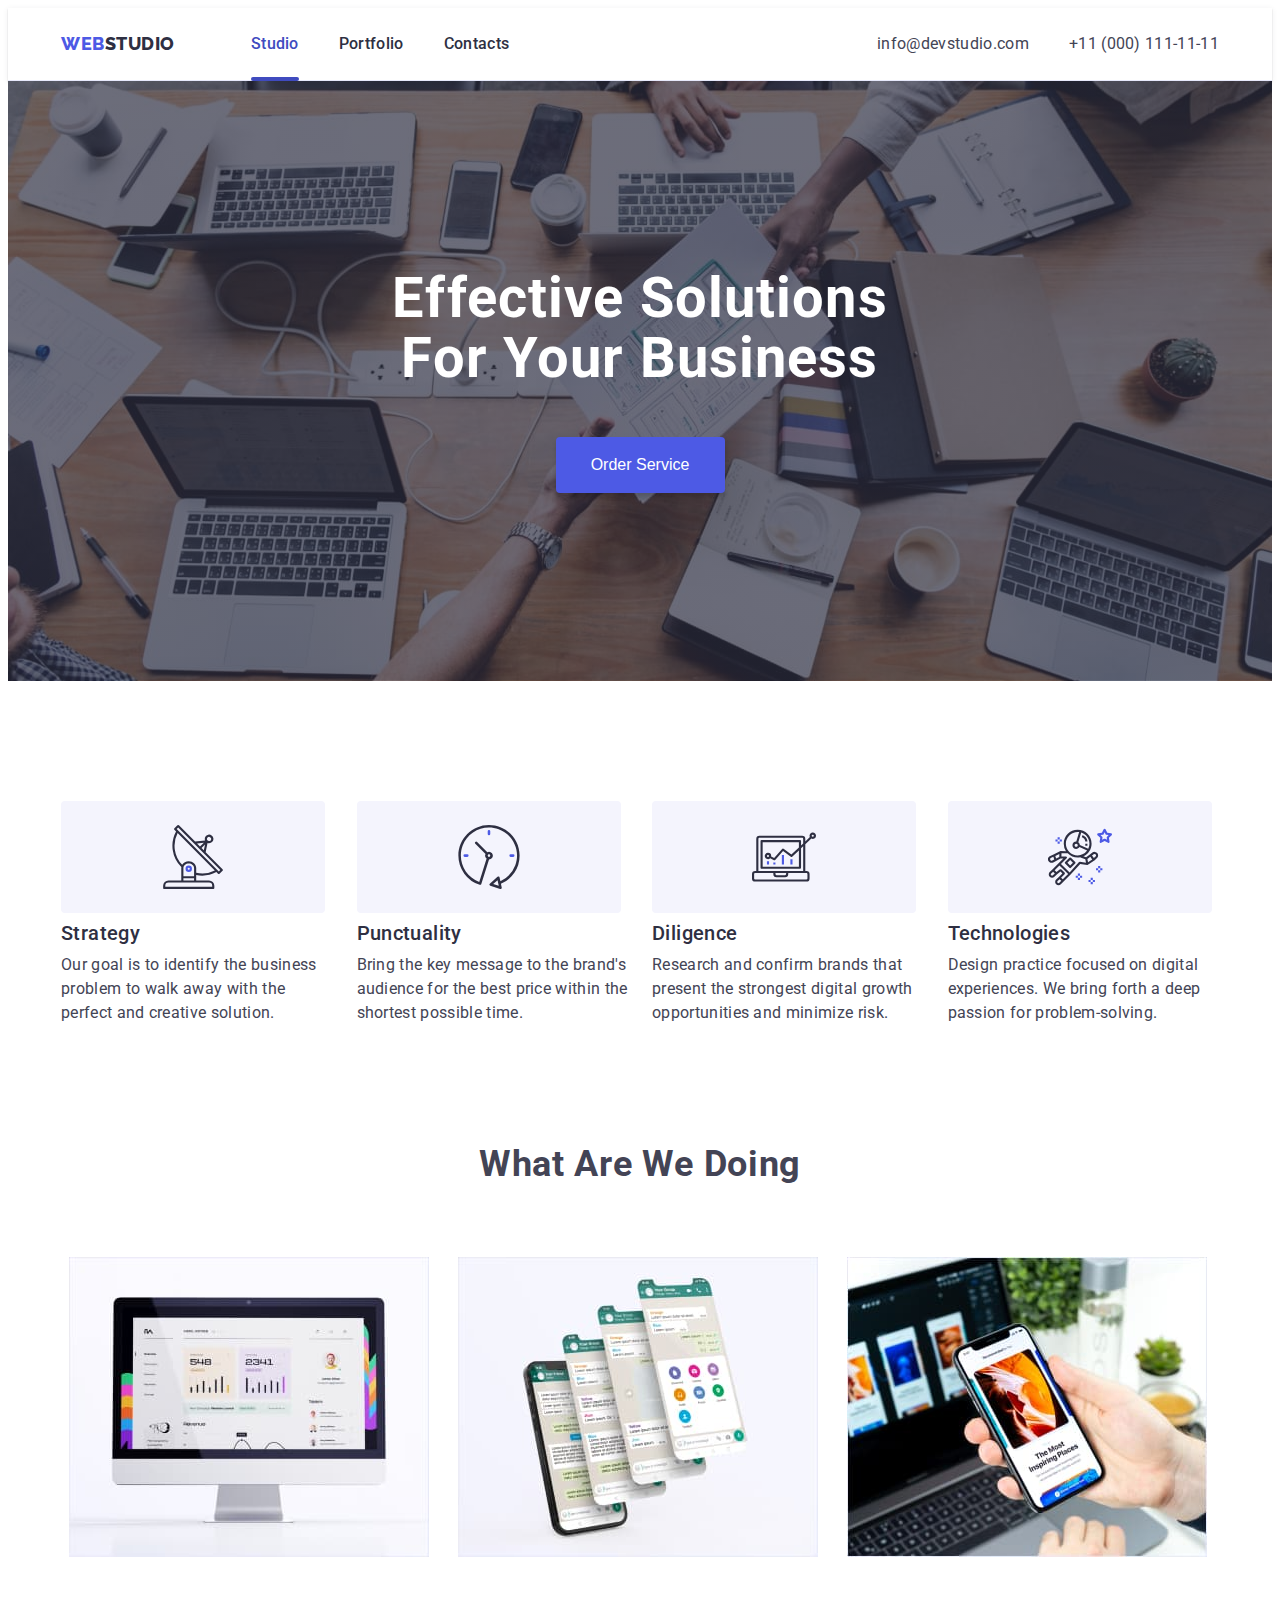
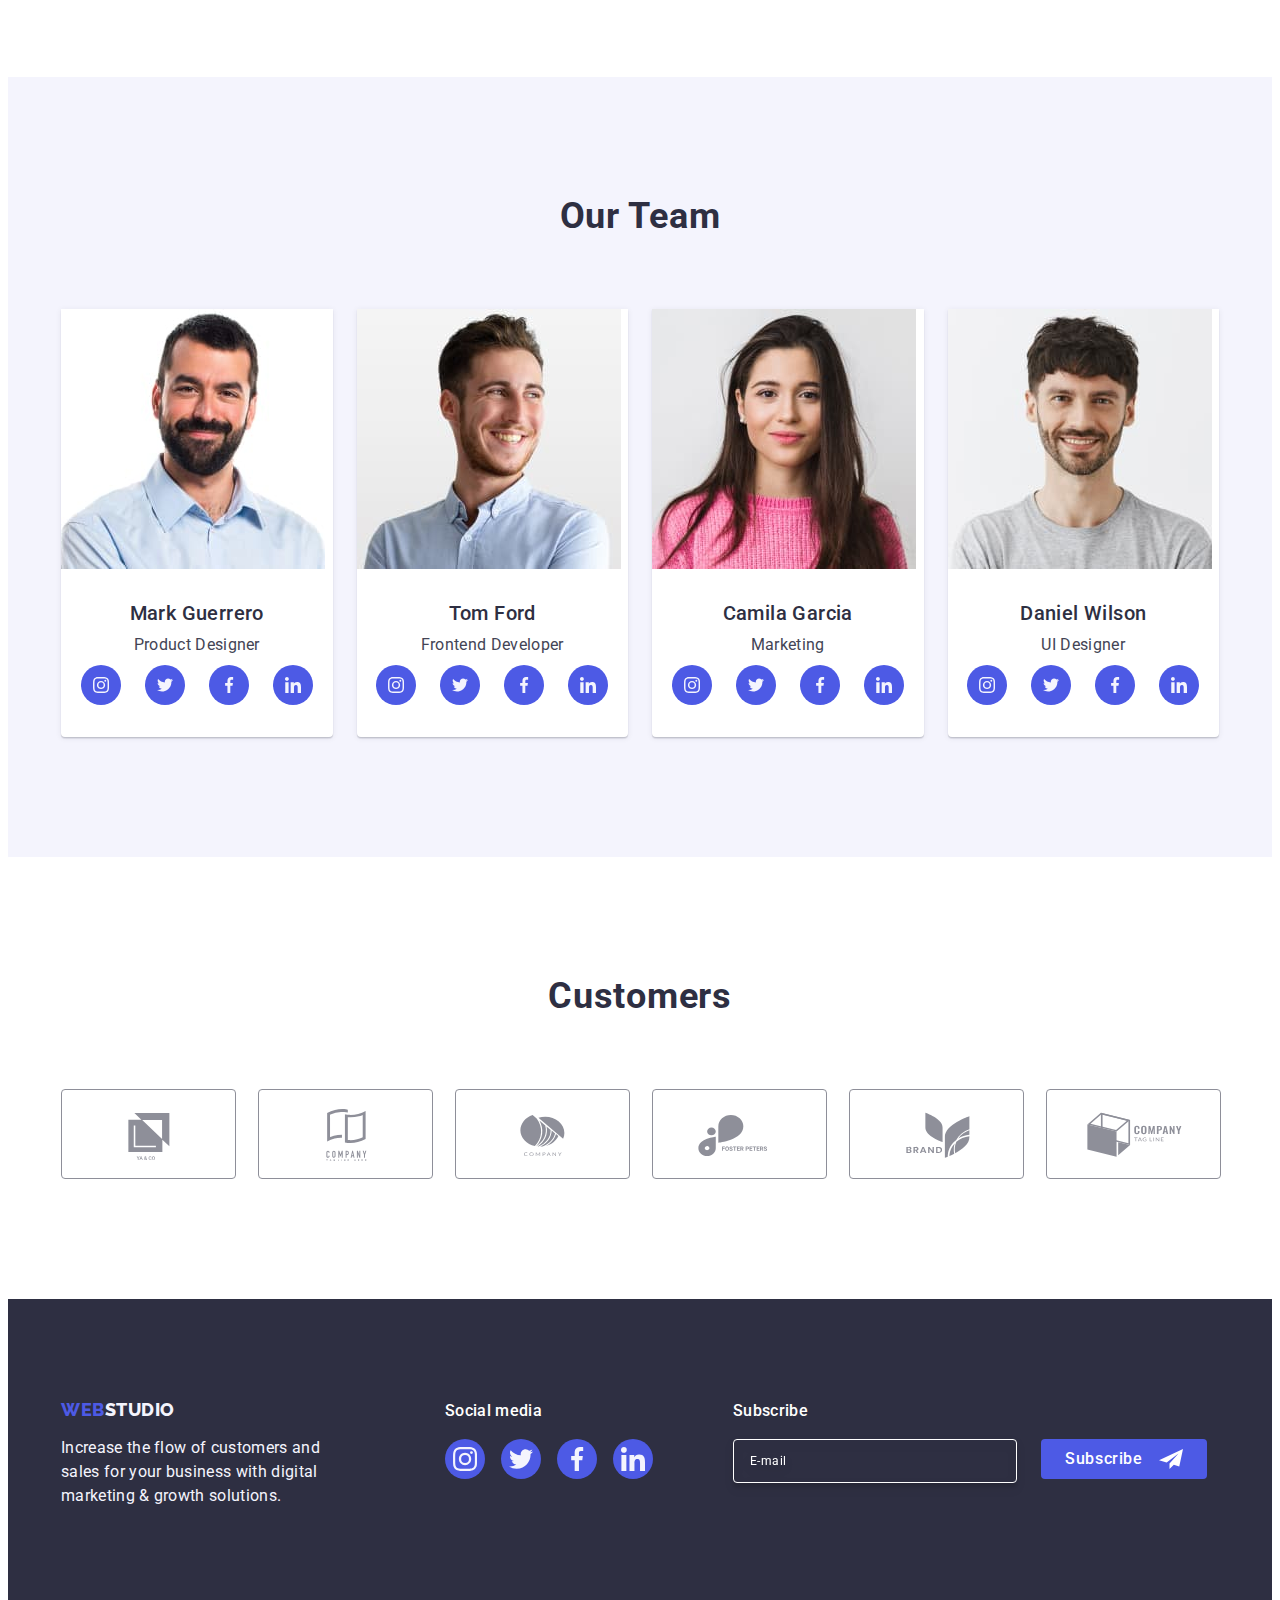
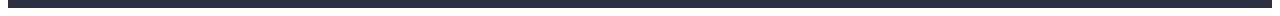
<file: index.html>
<!DOCTYPE html>
<html lang="en">
  <head>
    <meta charset="UTF-8" />
    <meta name="viewport" content="width=device-width, initial-scale=1.0" />
    <title>WebStudio</title>
    <link rel="preconnect" href="https://fonts.googleapis.com" />
    <link rel="preconnect" href="https://fonts.gstatic.com" crossorigin />
    <link rel="shortcut icon" href="./images/Logo.svg" type="image/x-icon" />

    <link
      rel="stylesheet"
      href="https://cdnjs.cloudflare.com/ajax/libs/modern-normalize/2.0.0/modern-normalize.min.css"
      integrity="sha512-4xo8blKMVCiXpTaLzQSLSw3KFOVPWhm/TRtuPVc4WG6kUgjH6J03IBuG7JZPkcWMxJ5huwaBpOpnwYElP/m6wg=="
      crossorigin="anonymous"
      referrerpolicy="no-referrer"
    />

    <link
      href="https://fonts.googleapis.com/css2?family=Raleway:wght@800&family=Roboto:wght@400;500;700;900&display=swap"
      rel="stylesheet"
    />

    <link rel="stylesheet" href="./css/styles.css" />
  </head>
  <body>
    <!--? Header -->
    <header class="header-border">
      <div class="container header-wrap">
        <nav class="header-nav">
          <a class="nav-logo" href="./index.html">Web<span class="logo-style">Studio</span></a>
          <ul class="header-list list">
            <li><a class="header-nav-link active" href="./index.html">Studio</a></li>
            <li><a class="header-nav-link" href="./portfolio.html">Portfolio</a></li>
            <li><a class="header-nav-link" href="">Contacts</a></li>
          </ul>
        </nav>

        <address class="header-contacts">
          <ul class="header-list list">
            <li>
              <a class="contacts" href="mailto:info@devstudio.com">info@devstudio.com</a>
            </li>
            <li><a class="contacts" href="tel:+110001111111">+11 (000) 111-11-11</a></li>
          </ul>
        </address>
      </div>
    </header>

    <!--? Main -->
    <main>
      <!--? Section Hero -->
      <section class="hero">
        <div class="container">
          <h1 class="hero-title">Effective Solutions for Your Business</h1>
          <button class="main-btn" type="button" data-modal-open>Order Service</button>
        </div>
      </section>

      <!--? Features -->
      <section class="features section">
        <div class="container">
          <h2 class="visually-hidden">features</h2>
          <ul class="features-list list">
            <li class="features-item">
              <div class="features-icon">
                <svg width="64" height="64">
                  <use href="./images/icons.svg#icon-antenna"></use>
                </svg>
              </div>
              <h3 class="features-title">Strategy</h3>
              <p class="features-text">
                Our goal is to identify the business problem to walk away with the perfect and
                creative solution.
              </p>
            </li>
            <li class="features-item">
              <div class="features-icon">
                <svg width="64" height="64">
                  <use href="./images/icons.svg#icon-clock"></use>
                </svg>
              </div>
              <h3 class="features-title">Punctuality</h3>
              <p class="features-text">
                Bring the key message to the brand's audience for the best price within the shortest
                possible time.
              </p>
            </li>
            <li class="features-item">
              <div class="features-icon">
                <svg width="64" height="64">
                  <use href="./images/icons.svg#icon-diagram"></use>
                </svg>
              </div>
              <h3 class="features-title">Diligence</h3>
              <p class="features-text">
                Research and confirm brands that present the strongest digital growth opportunities
                and minimize risk.
              </p>
            </li>
            <li class="features-item">
              <div class="features-icon">
                <svg width="64" height="64">
                  <use href="./images/icons.svg#icon-astronaut"></use>
                </svg>
              </div>
              <h3 class="features-title">Technologies</h3>
              <p class="features-text">
                Design practice focused on digital experiences. We bring forth a deep passion for
                problem-solving.
              </p>
            </li>
          </ul>
        </div>
      </section>

      <!--? Portfolio -->
      <section class="portfolio section">
        <div class="container">
          <h2 class="portfolio-title">What are we doing</h2>
          <ul class="display-flex list">
            <li class="portfolio-item">
              <img src="./images/img1.jpg" alt="computer" width="360" />
            </li>
            <li class="portfolio-item"><img src="./images/img2.jpg" alt="app" width="360" /></li>
            <li class="portfolio-item"><img src="./images/img3.jpg" alt="phone" width="360" /></li>
          </ul>
        </div>
      </section>

      <!--? Team -->
      <section class="team section">
        <div class="container">
          <h2 class="team-title">Our Team</h2>
          <ul class="team-wrap list">
            <li class="team-item">
              <img src="./images/Mark_Guerrero.jpg" alt="Mark Guerrero" width="264" />
              <div class="card-container">
                <h3 class="team-member-title">Mark Guerrero</h3>
                <p class="team-text">Product Designer</p>
                <ul class="social-link">
                  <li class="social-item">
                    <a
                      class="social-item-link"
                      href="https://www.instagram.com/"
                      target="_blank"
                      rel="noreferrer noopener nofollow"
                      ><svg width="16" height="16" class="social-icon">
                        <use href="./images/icons.svg#icon-instagram"></use></svg
                    ></a>
                  </li>
                  <li class="social-item">
                    <a class="social-item-link" href="" rel="noreferrer noopener nofollow"
                      ><svg width="16" height="16" class="social-icon">
                        <use href="./images/icons.svg#icon-twitter"></use></svg
                    ></a>
                  </li>
                  <li class="social-item">
                    <a class="social-item-link" href="">
                      <svg width="16" height="16" class="social-icon">
                        <use href="./images/icons.svg#icon-facebook"></use>
                      </svg>
                    </a>
                  </li>
                  <li class="social-item">
                    <a class="social-item-link" href="">
                      <svg width="16" height="16" class="social-icon">
                        <use href="./images/icons.svg#icon-linkedin"></use>
                      </svg>
                    </a>
                  </li>
                </ul>
              </div>
            </li>
            <li class="team-item">
              <img src="./images/Tom_Ford.jpg" alt="Tom Ford" width="264" />
              <div class="card-container">
                <h3 class="team-member-title">Tom Ford</h3>
                <p class="team-text">Frontend Developer</p>
                <ul class="social-link">
                  <li class="social-item">
                    <a
                      class="social-item-link"
                      href="https://www.instagram.com/"
                      target="_blank"
                      rel="noreferrer noopener nofollow"
                      ><svg width="16" height="16" class="social-icon">
                        <use href="./images/icons.svg#icon-instagram"></use></svg
                    ></a>
                  </li>
                  <li class="social-item">
                    <a class="social-item-link" href="" rel="noreferrer noopener nofollow"
                      ><svg width="16" height="16" class="social-icon">
                        <use href="./images/icons.svg#icon-twitter"></use></svg
                    ></a>
                  </li>
                  <li class="social-item">
                    <a class="social-item-link" href="">
                      <svg width="16" height="16" class="social-icon">
                        <use href="./images/icons.svg#icon-facebook"></use>
                      </svg>
                    </a>
                  </li>
                  <li class="social-item">
                    <a class="social-item-link" href="">
                      <svg width="16" height="16" class="social-icon">
                        <use href="./images/icons.svg#icon-linkedin"></use>
                      </svg>
                    </a>
                  </li>
                </ul>
              </div>
            </li>
            <li class="team-item">
              <img src="./images/Camila_Garcia.jpg" alt="Camila Garcia" width="264" />
              <div class="card-container">
                <h3 class="team-member-title">Camila Garcia</h3>
                <p class="team-text">Marketing</p>
                <ul class="social-link">
                  <li class="social-item">
                    <a
                      class="social-item-link"
                      href="https://www.instagram.com/"
                      target="_blank"
                      rel="noreferrer noopener nofollow"
                      ><svg width="16" height="16" class="social-icon">
                        <use href="./images/icons.svg#icon-instagram"></use></svg
                    ></a>
                  </li>
                  <li class="social-item">
                    <a class="social-item-link" href="" rel="noreferrer noopener nofollow"
                      ><svg width="16" height="16" class="social-icon">
                        <use href="./images/icons.svg#icon-twitter"></use></svg
                    ></a>
                  </li>
                  <li class="social-item">
                    <a class="social-item-link" href="">
                      <svg width="16" height="16" class="social-icon">
                        <use href="./images/icons.svg#icon-facebook"></use>
                      </svg>
                    </a>
                  </li>
                  <li class="social-item">
                    <a class="social-item-link" href="">
                      <svg width="16" height="16" class="social-icon">
                        <use href="./images/icons.svg#icon-linkedin"></use>
                      </svg>
                    </a>
                  </li>
                </ul>
              </div>
            </li>
            <li class="team-item">
              <img src="./images/Daniel_Wilson.jpg" alt="Daniel Wilson" width="264" />
              <div class="card-container">
                <h3 class="team-member-title">Daniel Wilson</h3>
                <p class="team-text">UI Designer</p>
                <ul class="social-link">
                  <li class="social-item">
                    <a
                      class="social-item-link"
                      href="https://www.instagram.com/"
                      target="_blank"
                      rel="noreferrer noopener nofollow"
                      ><svg width="16" height="16" class="social-icon">
                        <use href="./images/icons.svg#icon-instagram"></use></svg
                    ></a>
                  </li>
                  <li class="social-item">
                    <a class="social-item-link" href="" rel="noreferrer noopener nofollow"
                      ><svg width="16" height="16" class="social-icon">
                        <use href="./images/icons.svg#icon-twitter"></use></svg
                    ></a>
                  </li>
                  <li class="social-item">
                    <a class="social-item-link" href="">
                      <svg width="16" height="16" class="social-icon">
                        <use href="./images/icons.svg#icon-facebook"></use>
                      </svg>
                    </a>
                  </li>
                  <li class="social-item">
                    <a class="social-item-link" href="">
                      <svg width="16" height="16" class="social-icon">
                        <use href="./images/icons.svg#icon-linkedin"></use>
                      </svg>
                    </a>
                  </li>
                </ul>
              </div>
            </li>
          </ul>
        </div>
      </section>

      <section class="section customers">
        <div class="container">
          <h2 class="customers-title">Customers</h2>
          <ul class="customers-list">
            <li class="customers-item">
              <a class="customers-link" href="">
                <svg class="customers-logo" width="104" height="56">
                  <use href="./images/icons.svg#icon-client1"></use>
                </svg>
              </a>
            </li>
            <li class="customers-item">
              <a class="customers-link" href="">
                <svg class="customers-logo" width="104" height="56">
                  <use href="./images/icons.svg#icon-client2"></use>
                </svg>
              </a>
            </li>
            <li class="customers-item">
              <a class="customers-link" href="">
                <svg class="customers-logo" width="104" height="56">
                  <use href="./images/icons.svg#icon-client3"></use>
                </svg>
              </a>
            </li>
            <li class="customers-item">
              <a class="customers-link" href="">
                <svg class="customers-logo" width="104" height="56">
                  <use href="./images/icons.svg#icon-client4"></use>
                </svg>
              </a>
            </li>
            <li class="customers-item">
              <a class="customers-link" href="">
                <svg class="customers-logo" width="104" height="56">
                  <use href="./images/icons.svg#icon-client5"></use>
                </svg>
              </a>
            </li>
            <li class="customers-item">
              <a class="customers-link" href="">
                <svg class="customers-logo" width="104" height="56">
                  <use href="./images/icons.svg#icon-client6"></use>
                </svg>
              </a>
            </li>
          </ul>
        </div>
      </section>
    </main>

    <!--? Footer -->
    <footer class="footer">
      <div class="container footer-wrap">
        <div class="footer-left">
          <a class="nav-logo footer-link" href="./index.html"
            >Web<span class="logo-style logo-footer">Studio</span></a
          >
          <p class="footer-text">
            Increase the flow of customers and sales for your business with digital marketing &#38;
            growth solutions.
          </p>
        </div>
        <div class="footer-social">
          <p class="footer-social-text">Social media</p>
          <ul class="social-link">
            <li class="social-item">
              <a
                class="social-item-link"
                href="https://www.instagram.com/"
                target="_blank"
                rel="noreferrer noopener nofollow"
                ><svg width="24" height="24" class="social-icon">
                  <use href="./images/icons.svg#icon-instagram"></use></svg
              ></a>
            </li>
            <li class="social-item">
              <a class="social-item-link" href="" rel="noreferrer noopener nofollow"
                ><svg width="24" height="24" class="social-icon">
                  <use href="./images/icons.svg#icon-twitter"></use></svg
              ></a>
            </li>
            <li class="social-item">
              <a class="social-item-link" href="">
                <svg width="24" height="24" class="social-icon">
                  <use href="./images/icons.svg#icon-facebook"></use>
                </svg>
              </a>
            </li>
            <li class="social-item">
              <a class="social-item-link" href="">
                <svg width="24" height="24" class="social-icon">
                  <use href="./images/icons.svg#icon-linkedin"></use>
                </svg>
              </a>
            </li>
          </ul>
        </div>
        <div class="subscribe-form">
          <p class="subscribe-title">Subscribe</p>
          <form class="modal-form">
            <label class="footer-social-text" for="client-email">
              <input
                class="subscribe-input"
                type="email"
                id="client-email"
                name="client-email"
                placeholder="E-mail"
            /></label>
            <button class="subscribe-btn" type="submit">
              Subscribe
              <svg class="btn-icon" width="24" height="24">
                <use href="./images/icons.svg#icon-telegram"></use>
              </svg>
            </button>
          </form>
        </div>
      </div>
    </footer>

    <div class="backdrop is-hidden" data-modal>
      <div class="modal">
        <button class="modal-close-btn" type="button" data-modal-close>
          <svg class="modal-cls-icon" width="8" height="8">
            <use href="./images/icons.svg#icon-close-black"></use>
          </svg>
        </button>
        <p class="modal-title">Leave your contacts and we will call you back</p>
        <form>
          <div class="modal-field">
            <label class="label" for="user-name">Name</label>
            <div class="modal-input-wrap">
              <input class="modal-input" type="text" id="user-name" name="user-name" required />
              <svg class="modal-icon" width="18" height="24">
                <use href="./images/icons.svg#icon-name"></use>
              </svg>
            </div>
          </div>
          <div class="modal-field">
            <label class="label" for="user-phone">Phone</label>
            <div class="modal-input-wrap">
              <input class="modal-input" type="tel" id="user-phone" name="user-phone" required />
              <svg class="modal-icon" width="18" height="24">
                <use href="./images/icons.svg#icon-phone"></use>
              </svg>
            </div>
          </div>
          <div class="modal-field">
            <label class="label" for="user-email">Email</label>
            <div class="modal-input-wrap">
              <input class="modal-input" type="email" id="user-email" name="user-email" required />
              <svg class="modal-icon" width="18" height="24">
                <use href="./images/icons.svg#icon-email"></use>
              </svg>
            </div>
          </div>
          <div class="modal-field textarea">
            <label class="label" for="user-comment">Comment</label>
            <textarea
              class="user-comment"
              name="user-comment"
              id="user-comment"
              placeholder="Text input"
            ></textarea>
          </div>
          <div class="checkbox-container">
            <input
              class="checkbox-input visually-hidden"
              type="checkbox"
              id="user-privacy"
              value="true"
              name="user-privacy"
              required
            />
            <label class="privacy-policy" for="user-privacy"
              ><span class="privacy-span"
                ><svg class="checkbox-icon" width="10" height="8">
                  <use href="./images/icons.svg#icon-check"></use>
                </svg> </span
              >I accept the terms and conditions of the
              <a class="privacy-link" href="">Privacy Policy</a></label
            >
          </div>
          <button class="modal-form-btn" type="submit">Send</button>
        </form>
      </div>
    </div>

    <script src="./js/modal.js"></script>
  </body>
</html>
</file>
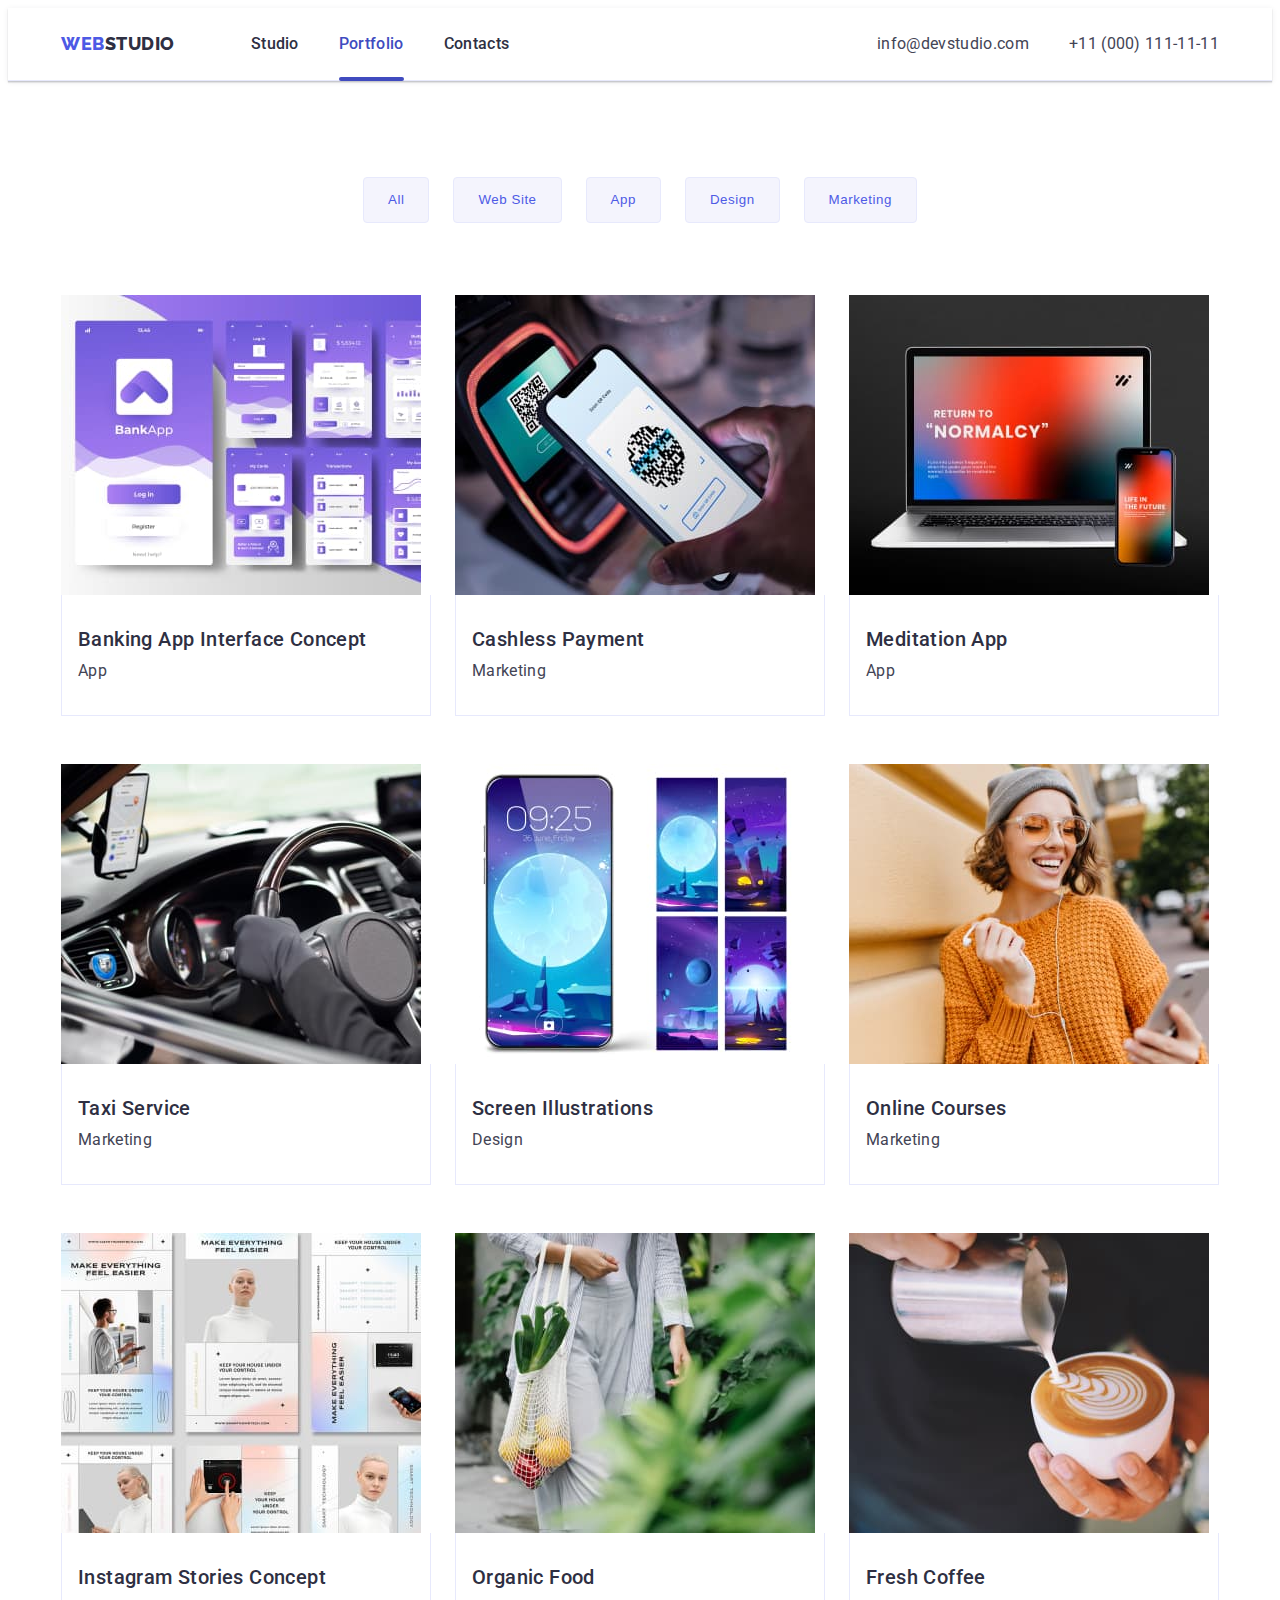
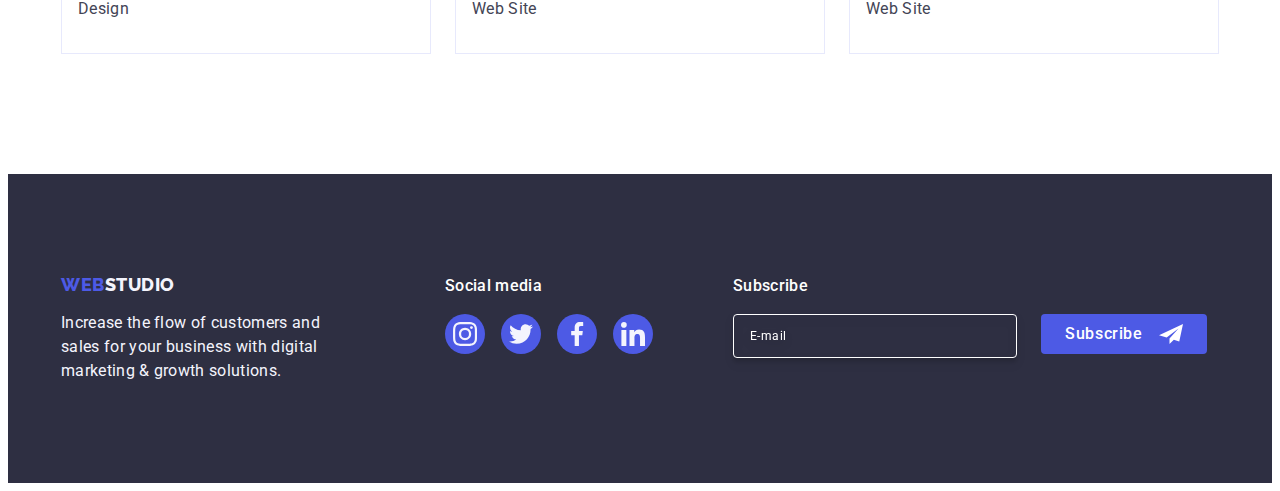
<file: portfolio.html>
<!DOCTYPE html>
<html lang="en">
  <head>
    <meta charset="UTF-8" />
    <meta name="viewport" content="width=device-width, initial-scale=1.0" />
    <title>WebStudio</title>
    <link rel="preconnect" href="https://fonts.googleapis.com" />
    <link rel="preconnect" href="https://fonts.gstatic.com" crossorigin />
    <link rel="shortcut icon" href="./images/Logo.svg" type="image/x-icon" />

    <link
      rel="stylesheet"
      href="https://cdnjs.cloudflare.com/ajax/libs/modern-normalize/2.0.0/modern-normalize.min.css"
      integrity="sha512-4xo8blKMVCiXpTaLzQSLSw3KFOVPWhm/TRtuPVc4WG6kUgjH6J03IBuG7JZPkcWMxJ5huwaBpOpnwYElP/m6wg=="
      crossorigin="anonymous"
      referrerpolicy="no-referrer"
    />

    <link
      href="https://fonts.googleapis.com/css2?family=Raleway:wght@800&family=Roboto:wght@400;500;700;900&display=swap"
      rel="stylesheet"
    />

    <link rel="stylesheet" href="./css/styles.css" />
  </head>
  <body>
    <!--? Header -->
    <header class="header-border">
      <div class="container header-wrap">
        <nav class="header-nav">
          <a class="nav-logo" href="./index.html">Web<span class="logo-style">Studio</span></a>
          <ul class="header-list list">
            <li><a class="header-nav-link" href="./index.html">Studio</a></li>
            <li><a class="header-nav-link active" href="./portfolio.html">Portfolio</a></li>
            <li><a class="header-nav-link" href="">Contacts</a></li>
          </ul>
        </nav>

        <address class="header-contacts">
          <ul class="header-list list">
            <li>
              <a class="contacts" href="mailto:info@devstudio.com">info@devstudio.com</a>
            </li>
            <li><a class="contacts" href="tel:+110001111111">+11 (000) 111-11-11</a></li>
          </ul>
        </address>
      </div>
    </header>

    <main>
      <section class="section services">
        <div class="container">
          <h1 class="visually-hidden">Services</h1>
          <ul class="services-btns list display-flex">
            <li>
              <button class="list-btn" type="button">All</button>
            </li>
            <li>
              <button class="list-btn" type="button">Web Site</button>
            </li>
            <li>
              <button class="list-btn" type="button">App</button>
            </li>
            <li>
              <button class="list-btn" type="button">Design</button>
            </li>
            <li>
              <button class="list-btn" type="button">Marketing</button>
            </li>
          </ul>

          <ul class="services-list list display-flex">
            <li class="services-item">
              <a class="services-link" href="">
                <div class="services-cover-wrap">
                  <img
                    src="./images/baking_app.jpg"
                    alt="Banking App Interface Concept"
                    width="360"
                  />
                  <p class="services-cover-text">
                    14 Stylish and User-Friendly App Design Concepts · Task Manager App · Calorie
                    Tracker App · Exotic Fruit Ecommerce App · Cloud Storage App
                  </p>
                </div>
                <div class="services-text-container">
                  <h2 class="services-title">Banking App Interface Concept</h2>
                  <p class="services-text">App</p>
                </div>
              </a>
            </li>
            <li class="services-item">
              <a class="services-link" href="">
                <div class="services-cover-wrap">
                  <img src="./images/cashless_payment.jpg" alt="Cashless Payment" width="360" />
                  <p class="services-cover-text">
                    14 Stylish and User-Friendly App Design Concepts · Task Manager App · Calorie
                    Tracker App · Exotic Fruit Ecommerce App · Cloud Storage App
                  </p>
                </div>
                <div class="services-text-container">
                  <h2 class="services-title">Cashless Payment</h2>
                  <p class="services-text">Marketing</p>
                </div>
              </a>
            </li>
            <li class="services-item">
              <a class="services-link" href="">
                <div class="services-cover-wrap">
                  <img src="./images/meditation_app.jpg" alt="Meditation App" width="360" />
                  <p class="services-cover-text">
                    14 Stylish and User-Friendly App Design Concepts · Task Manager App · Calorie
                    Tracker App · Exotic Fruit Ecommerce App · Cloud Storage App
                  </p>
                </div>
                <div class="services-text-container">
                  <h2 class="services-title">Meditation App</h2>
                  <p class="services-text">App</p>
                </div>
              </a>
            </li>
            <li class="services-item">
              <a class="services-link" href="">
                <div class="services-cover-wrap">
                  <img src="./images/taxi_service.jpg" alt="Taxi Service" width="360" />
                  <p class="services-cover-text">
                    14 Stylish and User-Friendly App Design Concepts · Task Manager App · Calorie
                    Tracker App · Exotic Fruit Ecommerce App · Cloud Storage App
                  </p>
                </div>
                <div class="services-text-container">
                  <h2 class="services-title">Taxi Service</h2>
                  <p class="services-text">Marketing</p>
                </div>
              </a>
            </li>
            <li class="services-item">
              <a class="services-link" href="">
                <div class="services-cover-wrap">
                  <img
                    src="./images/screen_ilustrations.jpg"
                    alt="Screen Illustrations"
                    width="360"
                  />
                  <p class="services-cover-text">
                    14 Stylish and User-Friendly App Design Concepts · Task Manager App · Calorie
                    Tracker App · Exotic Fruit Ecommerce App · Cloud Storage App
                  </p>
                </div>
                <div class="services-text-container">
                  <h2 class="services-title">Screen Illustrations</h2>
                  <p class="services-text">Design</p>
                </div>
              </a>
            </li>
            <li class="services-item">
              <a class="services-link" href="">
                <div class="services-cover-wrap">
                  <img src="./images/online_courses.jpg" alt="Online Courses" width="360" />
                  <p class="services-cover-text">
                    14 Stylish and User-Friendly App Design Concepts · Task Manager App · Calorie
                    Tracker App · Exotic Fruit Ecommerce App · Cloud Storage App
                  </p>
                </div>
                <div class="services-text-container">
                  <h2 class="services-title">Online Courses</h2>
                  <p class="services-text">Marketing</p>
                </div>
              </a>
            </li>
            <li class="services-item">
              <a class="services-link" href="">
                <div class="services-cover-wrap">
                  <img
                    src="./images/ig_st_concept.jpg"
                    alt="Instagram Stories Concept"
                    width="360"
                  />
                  <p class="services-cover-text">
                    14 Stylish and User-Friendly App Design Concepts · Task Manager App · Calorie
                    Tracker App · Exotic Fruit Ecommerce App · Cloud Storage App
                  </p>
                </div>
                <div class="services-text-container">
                  <h2 class="services-title">Instagram Stories Concept</h2>
                  <p class="services-text">Design</p>
                </div>
              </a>
            </li>
            <li class="services-item">
              <a class="services-link" href="">
                <div class="services-cover-wrap">
                  <img src="./images/organic_food.jpg" alt="Organic Food" width="360" />
                  <p class="services-cover-text">
                    14 Stylish and User-Friendly App Design Concepts · Task Manager App · Calorie
                    Tracker App · Exotic Fruit Ecommerce App · Cloud Storage App
                  </p>
                </div>
                <div class="services-text-container">
                  <h2 class="services-title">Organic Food</h2>
                  <p class="services-text">Web Site</p>
                </div>
              </a>
            </li>
            <li class="services-item">
              <a class="services-link" href="">
                <div class="services-cover-wrap">
                  <img src="./images/fresh_coffee.jpg" alt="Fresh Coffee" width="360" />
                  <p class="services-cover-text">
                    14 Stylish and User-Friendly App Design Concepts · Task Manager App · Calorie
                    Tracker App · Exotic Fruit Ecommerce App · Cloud Storage App
                  </p>
                </div>
                <div class="services-text-container">
                  <h2 class="services-title">Fresh Coffee</h2>
                  <p class="services-text">Web Site</p>
                </div>
              </a>
            </li>
          </ul>
        </div>
      </section>
    </main>

    <!--? Footer -->
    <footer class="footer">
      <div class="container footer-wrap">
        <div class="footer-left">
          <a class="nav-logo footer-link" href="./index.html"
            >Web<span class="logo-style logo-footer">Studio</span></a
          >
          <p class="footer-text">
            Increase the flow of customers and sales for your business with digital marketing &#38;
            growth solutions.
          </p>
        </div>
        <div class="footer-social">
          <p class="footer-social-text">Social media</p>
          <ul class="social-link">
            <li class="social-item">
              <a
                class="social-item-link"
                href="https://www.instagram.com/"
                target="_blank"
                rel="noreferrer noopener nofollow"
                ><svg width="24" height="24" class="social-icon">
                  <use href="./images/icons.svg#icon-instagram"></use></svg
              ></a>
            </li>
            <li class="social-item">
              <a class="social-item-link" href="" rel="noreferrer noopener nofollow"
                ><svg width="24" height="24" class="social-icon">
                  <use href="./images/icons.svg#icon-twitter"></use></svg
              ></a>
            </li>
            <li class="social-item">
              <a class="social-item-link" href="">
                <svg width="24" height="24" class="social-icon">
                  <use href="./images/icons.svg#icon-facebook"></use>
                </svg>
              </a>
            </li>
            <li class="social-item">
              <a class="social-item-link" href="">
                <svg width="24" height="24" class="social-icon">
                  <use href="./images/icons.svg#icon-linkedin"></use>
                </svg>
              </a>
            </li>
          </ul>
        </div>
        <div class="subscribe-form">
          <p class="subscribe-title">Subscribe</p>
          <form class="modal-form">
            <label class="footer-social-text" for="client-email">
              <input
                class="subscribe-input"
                type="email"
                id="client-email"
                name="client-email"
                placeholder="E-mail"
            /></label>
            <button class="subscribe-btn" type="submit">
              Subscribe
              <svg class="btn-icon" width="24" height="24">
                <use href="./images/icons.svg#icon-telegram"></use>
              </svg>
            </button>
          </form>
        </div>
      </div>
    </footer>
  </body>
</html>
</file>
<file: css/styles.css>
:root {
  /*! -------------COLORS START------------- */

  --main-bcg-color: #ffffff;
  --color-iris: #4d5ae5;
  --color-ocean: #404bbf;
  --color-navy-blue: #2e2f42;
  --color-green: #31d0aa;
  --color-slate: #434455;
  --color-light-slate: #8e8f99;
  --color-cornflower: #e7e9fc;
  --color-cloud: #f4f4fd;
  --color-navy-blue-modal: #2e2f42;
  --color-grey: #2e2f42;
  --color-dairy: #fcfcfc;
  --color-white: #ffffff;
}

/*! -------------COLORS END-------------*/

/*! -------------MAIN STYLES START-------------*/

textarea,
input {
  font-family: inherit;
  outline: none;
}

.container {
  max-width: 1158px;
  margin: 0 auto;
  padding: 0 15px;
}

.display-flex {
  display: flex;
  gap: 24px;
  justify-content: center;
}

.header-border {
  box-shadow: 0px 2px 1px rgba(46, 47, 66, 0.08), 0px 1px 1px rgba(46, 47, 66, 0.16),
    0px 1px 6px rgba(46, 47, 66, 0.08);
  border-bottom: 1px solid var(--color-cornflower);
}

body {
  font-family: 'Roboto', sans-serif;
  background-color: var(--main-bcg-color);
  color: var(--color-slate);
  line-height: 1.5;
}

img {
  display: block;
}

ul,
ol {
  padding-left: 0;
  margin-top: 0;
  margin-bottom: 0;
}

ul {
  list-style: none;
}

p,
h1,
h2,
h3,
h4,
h5,
h6 {
  margin-top: 0;
  margin-bottom: 0;
}

h1 {
  color: var(--main-bcg-color);
  font-size: 56px;
  line-height: 1.07;
  letter-spacing: 0.02em;
  max-width: 496px;
  margin: 0 auto;
  margin-bottom: 48px;
  text-transform: capitalize;
}

h2 {
  font-size: 36px;
  font-weight: 700;
  line-height: 1.11;
  letter-spacing: 0.02em;
}

h3 {
  color: var(--color-navy-blue);
  font-size: 20px;
  font-weight: 500;
  line-height: 1.2;
  letter-spacing: 0.02em;
}

a {
  text-decoration: none;
  display: block;
}

address {
  font-style: normal;
}

button {
  cursor: pointer;
  border: 0;
}

span {
  color: var(--color-navy-blue);
}

.visually-hidden {
  position: absolute;
  width: 1px;
  height: 1px;
  margin: -1px;
  border: 0;
  padding: 0;
  white-space: nowrap;
  clip-path: inset(100%);
  clip: rect(0 0 0 0);
  overflow: hidden;
}

.section {
  padding: 120px 0;
  text-align: center;
}

.list {
  list-style: none;
}

/*! -------------MAIN STYLES END-------------*/

/*! -------------HEADER START-------------*/

.header-wrap {
  display: flex;
}

.header-nav {
  display: flex;
  align-items: center;
}

.header-nav .nav-logo {
  margin-right: 76px;
}

.header-list {
  display: flex;
  gap: 40px;
  margin-left: auto;
}

.header-contacts {
  margin-left: auto;
}

.nav-logo {
  font-family: 'Raleway', sans-serif;
  font-weight: 800;
  font-size: 18px;
  line-height: 1.17;
  letter-spacing: 0.03em;
  text-transform: uppercase;
  color: var(--color-iris);
}

.header-nav-link {
  font-weight: 500;
  position: relative;
  letter-spacing: 0.02em;
  color: var(--color-navy-blue);
  padding: 24px 0;
  transition: color 250ms cubic-bezier(0.4, 0, 0.2, 1);
}

.active {
  color: var(--color-ocean);
  position: relative;
}

.active::after {
  content: '';
  position: absolute;
  left: 0;
  bottom: -1px;
  width: 100%;
  height: 4px;
  background-color: var(--color-ocean);
  border-radius: 2px;
}

.nav-link:hover,
.nav-link:active,
.nav-link:focus,
.contacts:hover,
.contacts:focus {
  color: var(--color-ocean);
}

.contacts {
  letter-spacing: 0.02em;
  color: var(--color-slate);
  padding: 24px 0;
  transition: color 250ms cubic-bezier(0.4, 0, 0.2, 1);
}

/*! -------------HEADER END-------------*/

/*? __________________MAIN SECTION */

/*! -------------HERO START-------------*/

.hero-title {
  text-align: center;
}

.main-btn {
  color: var(--main-bcg-color);
  font-size: 16px;
  font-weight: 500;
  line-height: 1.5;
  padding: 16px 32px;
  background-color: var(--color-iris);
  border-radius: 4px;
  box-shadow: 0px 4px 4px 0px rgba(0, 0, 0, 0.15);
  display: block;
  margin: 0 auto;
  min-width: 169px;
  transition: background-color 250ms cubic-bezier(0.4, 0, 0.2, 1);
}

.main-btn:hover {
  background-color: var(--color-ocean);
}

.main-btn:focus {
  background-color: var(--color-ocean);
}

.hero {
  background-color: var(--color-navy-blue);
  background-image: linear-gradient(rgba(46, 47, 66, 0.7), rgba(46, 47, 66, 0.7)),
    url(../images/hero-img.jpg);
  background-repeat: no-repeat;
  padding: 188px 0;
  /* background-size: 100% 100%; */
  background-size: cover;
  background-position: center;
  max-width: 1440px;
  margin: 0 auto;
}

.hero .container {
  max-width: 1440px;
}

/*! -------------HERO END-------------*/

/*! -------------FEATURES START-------------*/

.features-title {
  margin-bottom: 8px;
}

.features-text {
  color: var(--color-slate);
  line-height: 1.5;
  letter-spacing: 0.02em;
  margin: 0;
}

.features-list {
  display: flex;
  gap: 24px;
  text-align: start;
}

.features-item {
  width: calc((100% - 3 * 24px) / 4);
}

.features-icon {
  border-radius: 4px;
  background: var(--color-cloud);
  width: 264px;
  height: 112px;
  display: flex;
  align-items: center;
  justify-content: center;
  margin-bottom: 8px;
}

/*! -------------FEATURES END-------------*/

/*! -------------PORTFOLIO START-------------*/
.portfolio {
  padding-top: 0;
}

.portfolio-title {
  margin-bottom: 72px;
  text-transform: capitalize;
}

.portfolio-item {
  width: 365px;
}

/*! -------------PORTFOLIO END-------------*/

/*! -------------TEAM START-------------*/

.team-wrap {
  display: flex;
  flex-direction: row;
  flex-wrap: wrap;
  gap: 24px;
}

.team {
  background-color: var(--color-cloud);
}

.team-title {
  color: var(--color-navy-blue);
  text-align: center;
  font-size: 36px;
  line-height: 1.11;
  letter-spacing: 0.02em;
  margin-bottom: 72px;
  text-transform: capitalize;
}

.team-item {
  background-color: var(--main-bcg-color);
  width: calc((100% - 3 * 24px) / 4);
  border-radius: 0px 0px 4px 4px;
  box-shadow: 0px 2px 1px 0px rgba(46, 47, 66, 0.08), 0px 1px 1px 0px rgba(46, 47, 66, 0.16),
    0px 1px 6px 0px rgba(46, 47, 66, 0.08);
  position: relative;
  overflow: hidden;
}

.team-member-title {
  margin-bottom: 8px;
}

.team-text {
  color: var(--color-slate);
  text-align: center;
  line-height: 1.5;
  letter-spacing: 0.02em;
}

.card-container {
  padding: 32px 0;
}

.social-link {
  display: flex;
  gap: 24px;
  align-items: center;
  margin-top: 8px;
  justify-content: center;
}

.social-item {
  width: 40px;
  height: 40px;
  border-radius: 50%;
}

.social-item-link {
  padding: 20px;
  border-radius: 50%;
  background-color: var(--color-iris);
  display: flex;
  align-items: center;
  justify-content: center;
  transition: background-color 250ms cubic-bezier(0.4, 0, 0.2, 1);
}

.social-item-link:is(:hover, :focus) {
  background-color: var(--color-ocean);
}

.social-icon {
  fill: var(--color-cloud);
  position: absolute;
}

/*! -------------TEAM END-------------*/

.customers-title {
  margin-bottom: 72px;
  color: var(--color-navy-blue-modal);
}

.customers-list {
  display: flex;
  gap: 24px;
}

.customers-item {
  width: calc((100% - 5 * 24px) / 6);
  position: relative;
}

.customers-link {
  transition: border-color 250ms cubic-bezier(0.4, 0, 0.2, 1),
    color 250ms cubic-bezier(0.4, 0, 0.2, 1);
  display: flex;
  align-items: center;
  justify-content: center;
  width: 100%;
  height: 88px;
  color: #8e8f99;
  border-radius: 4px;
  transition: border-color 250ms cubic-bezier(0.4, 0, 0.2, 1),
    color 250ms cubic-bezier(0.4, 0, 0.2, 1);
  border: 1px solid var(--lightslate, #8e8f99);
}

.customers-logo {
  fill: currentColor;
}

.customers-link:is(:hover, :focus) {
  border-radius: 4px;
  border: 1px solid var(--color-ocean);
  color: var(--color-ocean);
}

.footer-wrap {
  display: flex;
  align-items: baseline;
}

.footer {
  background-color: var(--color-navy-blue);
  padding: 100px 0;
}

.footer-text {
  color: var(--color-cloud);
  line-height: 1.5;
  letter-spacing: 0.02em;
  max-width: 264px;
}

.logo-footer {
  color: var(--color-cloud);
}

.footer-link {
  display: inline-block;
  margin-bottom: 16px;
}

.footer-left {
  margin-right: 120px;
}

.footer-social {
  margin-right: 80px;
}

.footer-social-text {
  color: var(--color-white);
  font-weight: 500;
  line-height: 1.5;
  letter-spacing: 0.02em;
  margin-bottom: 16px;
}

.footer-social .social-link {
  padding-left: 0;
  gap: 16px;
}

.footer .social-item-link:is(:hover, :focus) {
  background-color: var(--color-green);
}

/*! -------------PORTFOLIO PAGE__/START-------------*/

.list-btn {
  border-radius: 4px;
  border: 1px solid var(--color-cornflower);
  background-color: var(--color-cloud);
  color: var(--color-iris);
  letter-spacing: 0.04em;
  line-height: 1.5;
  padding: 12px 24px;
  transition: color 250ms cubic-bezier(0.4, 0, 0.2, 1),
    background-color 250ms cubic-bezier(0.4, 0, 0.2, 1),
    border-color 250ms cubic-bezier(0.4, 0, 0.2, 1), box-shadow 250ms cubic-bezier(0.4, 0, 0.2, 1);
}

.list-btn:is(:hover, :focus) {
  background-color: var(--color-ocean);
  color: var(--main-bcg-color);
  box-shadow: 0px 3px 1px rgba(0, 0, 0, 0.1), 0px 2px 1px rgba(0, 0, 0, 0.08),
    0px 2px 2px rgba(0, 0, 0, 0.12);
}

.services {
  padding: 96px 0 120px 0;
}

.services-title {
  color: var(--color-navy-blue);
  font-size: 20px;
  font-weight: 500;
  line-height: 1.2;
  letter-spacing: 0.02em;
  margin-bottom: 8px;
}

.services-text {
  color: var(--color-slate);
  line-height: 1.5;
  letter-spacing: 0.02em;
}

.services-list {
  display: flex;
  flex-wrap: wrap;
  gap: 48px 24px;
}
.services-link {
  transition: box-shadow 250ms cubic-bezier(0.4, 0, 0.2, 1);
}
.services-link:is(:hover, :focus) {
  box-shadow: 0px 1px 6px rgba(46, 47, 66, 0.08), 0px 1px 1px rgba(46, 47, 66, 0.16),
    0px 2px 1px rgba(46, 47, 66, 0.08);
}

.services-item {
  width: calc((100% - 2 * 24px) / 3);
  background: var(--color-white);
  text-align: left;
  transition: box-shadow 250ms cubic-bezier(0.4, 0, 0.2, 1);
}

.services-btns {
  margin-bottom: 72px;
}

.services-cover-wrap {
  position: relative;
  overflow: hidden;
}

.services-link:hover .services-cover-text,
.services-link:focus .services-cover-text {
  transform: translateY(0%);
}

.services-cover-text {
  color: var(--color-cloud);
  font-size: 14px;
  text-align: center;
  position: absolute;
  top: 0;
  font-size: 16px;
  line-height: 1.5;
  letter-spacing: 0.02em;
  padding: 40px 32px;
  background-color: var(--color-iris);
  width: 100%;
  height: 100%;
  transform: translateY(100%);
  transition: transform 250ms cubic-bezier(0.4, 0, 0.2, 1);
}

.sorting-btn:hover,
.sorting-btn:focus {
  border: 1px solid transparent;
}

.services-text-container {
  padding: 32px 16px;
  border: 1px solid var(--color-cornflower);
  border-top: none;
}

/*! -------------PORTFOLIO PAGE__/END-------------*/

.backdrop {
  position: fixed;
  width: 100%;
  height: 100%;
  background-color: rgba(46, 47, 66, 0.4);
  top: 0;
  transition: opacity 250ms cubic-bezier(0.4, 0, 0.2, 1),
    visibility 250ms cubic-bezier(0.4, 0, 0.2, 1);
}

.modal {
  position: absolute;
  top: 50%;
  left: 50%;
  transform: translate(-50%, -50%) scale(1);
  width: 408px;
  min-height: 584px;
  border-radius: 4px;
  background-color: #fcfcfc;
  transition: transform 250ms cubic-bezier(0.4, 0, 0.2, 1);
  box-shadow: 0px 1px 1px rgba(0, 0, 0, 0.14), 0px 1px 3px rgba(0, 0, 0, 0.12),
    0px 2px 1px rgba(0, 0, 0, 0.2);
  padding: 72px 24px 24px;
}

.modal-close-btn {
  padding: 0;
  display: flex;
  align-items: center;
  justify-content: center;
  width: 24px;
  height: 24px;
  position: absolute;
  top: 24px;
  right: 24px;
  border-radius: 50%;
  border: 1px solid rgba(0, 0, 0, 0.1);
  background-color: var(--color-cornflower);
  transition: background-color 250ms cubic-bezier(0.4, 0, 0.2, 1),
    border 250ms cubic-bezier(0.4, 0, 0.2, 1);
}

.modal-close-btn:hover,
.modal-close-btn:focus,
.modal-close-btn:active {
  background-color: var(--color-ocean);
  fill: var(--color-white);
  border: none;
}

.modal-cls-icon {
  transition: fill 250ms cubic-bezier(0.4, 0, 0.2, 1);
}

.backdrop.is-hidden .modal {
  transform: translate(-50%, -50%) scale(0);
}

.is-hidden {
  opacity: 0;
  visibility: hidden;
  pointer-events: none;
}

.modal-input-wrap {
  position: relative;
}

.modal-icon {
  fill: var(--color-navy-blue);
  position: absolute;
  left: 16px;
  top: 50%;
  transform: translateY(-50%);
  transition: fill 250ms cubic-bezier(0.4, 0, 0.2, 1);
}
.modal-input {
  padding-left: 38px;
  padding-right: 24px;
  height: 40px;
  width: 100%;
  border-radius: 4px;
  background-color: transparent;
  outline: transparent;
  border: 1px solid rgba(46, 47, 66, 0.4);
  box-shadow: 0px 5.444915294647217px 5.444915294647217px 0px rgba(0, 0, 0, 0.03);
  transition: border-color 250ms cubic-bezier(0.4, 0, 0.2, 1);
}

.modal-input span {
  padding-left: 16px;
}

.modal-field {
  margin-bottom: 8px;
}

.agree-text,
.modal-field label {
  color: var(--color-light-slate);
  font-size: 12px;
  line-height: 1.17;
  letter-spacing: 0.04em;
}

.modal-title {
  color: var(--color-navy-blue-modal);
  text-align: center;
  font-weight: 500;
  line-height: 1.5;
  letter-spacing: 0.02em;
  border-style: none;
  margin-bottom: 16px;
}

.user-comment:focus,
.modal-input:focus,
.modal-input:focus + .modal-icon {
  fill: var(--color-iris);
  border-color: var(--color-iris);
}

.user-comment {
  width: 100%;
  height: 120px;
  resize: none;
  border-radius: 4px;
  border: 1px solid rgba(46, 47, 66, 0.4);
  padding: 8px 16px;
  font-size: 12px;
  line-height: 1.17;
  letter-spacing: 0.04em;
  color: rgba(46, 47, 66, 0.4);
  background-color: transparent;
  outline: transparent;
  transition: border-color 250ms cubic-bezier(0.4, 0, 0.2, 1);
}

.user-comment::placeholder {
  color: rgba(46, 47, 66, 0.4);
  font-size: 12px;
  line-height: 1.17;
  letter-spacing: 0.04em;
}

.modal-form-btn {
  align-items: center;
  min-width: 169px;
  height: 56px;
  padding: 16px 32px;
  color: var(--color-white);
  background-color: var(--color-iris);
  box-shadow: 0px 4px 4px 0px rgba(0, 0, 0, 0.15);
  border-radius: 4px;
  position: relative;
  left: 50%;
  transform: translateX(-50%);
  margin-top: 24px;
  display: block;
  font-weight: 500;
  letter-spacing: 0.04em;
  line-height: 1.5;
  transition: background-color 250ms cubic-bezier(0.4, 0, 0.2, 1);
}
.modal-textarea {
  margin-bottom: 16px;
}

.agree-text a {
  display: inline;
  color: var(--color-iris);
  text-decoration: underline;
}
.subscribe-input::placeholder {
  color: var(--color-white);
  font-size: 12px;
  line-height: 2;
  letter-spacing: 0.04em;
}

.subscribe-input {
  background-color: transparent;
  color: var(--color-white);
  width: 264px;
  height: 40px;
  font-size: 12px;
  line-height: 1.5;
  letter-spacing: 0.04em;
  border-radius: 4px;
  padding-left: 16px;
  filter: drop-shadow(0px 4px 4px rgba(0, 0, 0, 0.15));
  border: 1px solid var(--color-white);
  box-shadow: 0px 4px 4px 0px rgba(0, 0, 0, 0.15);
}

.subscribe-btn {
  display: flex;
  align-items: center;
  justify-content: center;
  font-family: 'Roboto', sans-serif;
  padding: 8px 24px;
  line-height: 1.5;
  letter-spacing: 0.04em;
  cursor: pointer;
  border: none;
  background-color: var(--color-iris);
  color: var(--color-white);
  min-width: 165px;
  font-size: 16px;
  font-weight: 500;
  height: 40px;
  border-radius: 4px;
  background: var(--color-iris);
  text-align: start;
  transition: background-color 250ms cubic-bezier(0.4, 0, 0.2, 1),
    border 250ms cubic-bezier(0.4, 0, 0.2, 1);
}

.subscribe-btn:hover {
  background-color: var(--color-ocean);
}

.btn-icon {
  margin-left: 16px;
  fill: var(--color-white);
}

.modal-form {
  display: flex;
  gap: 24px;
}

.subscribe-title {
  margin-bottom: 16px;
  font-weight: 500;
  font-size: 16px;
  line-height: 1.5;
  letter-spacing: 0.02em;
  color: var(--color-white);
}

.label {
  display: block;
  margin-bottom: 4px;
}
.textarea {
  margin-bottom: 16px;
}
.modal-field:nth-child(:last-child) {
  margin-bottom: 16px;
}
.checkbox-container {
  margin-bottom: 24px;
}
.privacy-span {
  width: 16px;
  height: 16px;
  border: 1px solid rgba(46, 47, 66, 0.4);
  transition: background-color 250ms cubic-bezier(0.4, 0, 0.2, 1),
    border 250ms cubic-bezier(0.4, 0, 0.2, 1), fill 250ms cubic-bezier(0.4, 0, 0.2, 1);
  border-radius: 2px;
  display: inline-flex;
  align-items: center;
  justify-content: center;
  fill: transparent;
  margin-right: 8px;
}
.checkbox-input:checked + .privacy-policy span {
  background-color: var(--color-ocean);
  border: none;
  fill: var(--color-cloud);
}
.privacy-policy {
  font-size: 12px;
  letter-spacing: 0.04em;
  line-height: 1.17;
  color: var(--color-light-slate);
}

.privacy-link {
  color: var(--color-iris);
  text-decoration: underline;
  display: inline;
}
</file>
